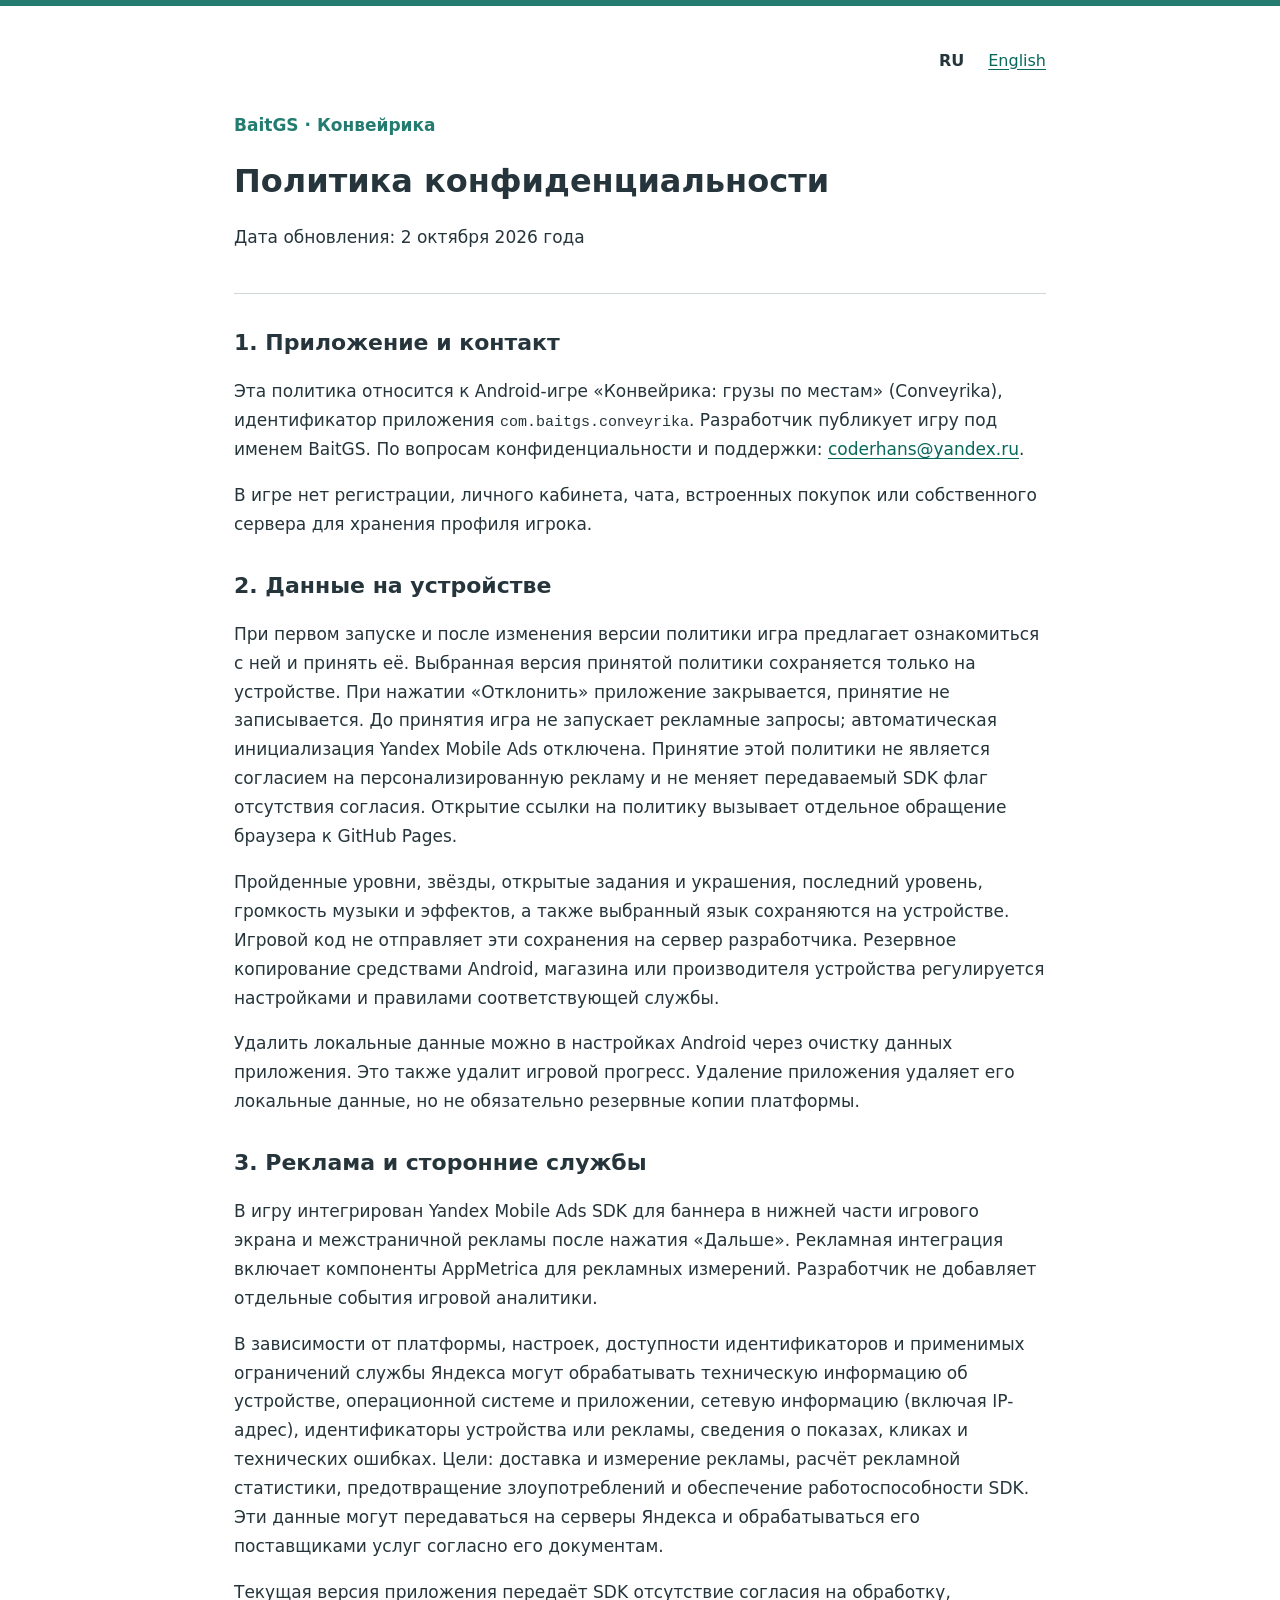
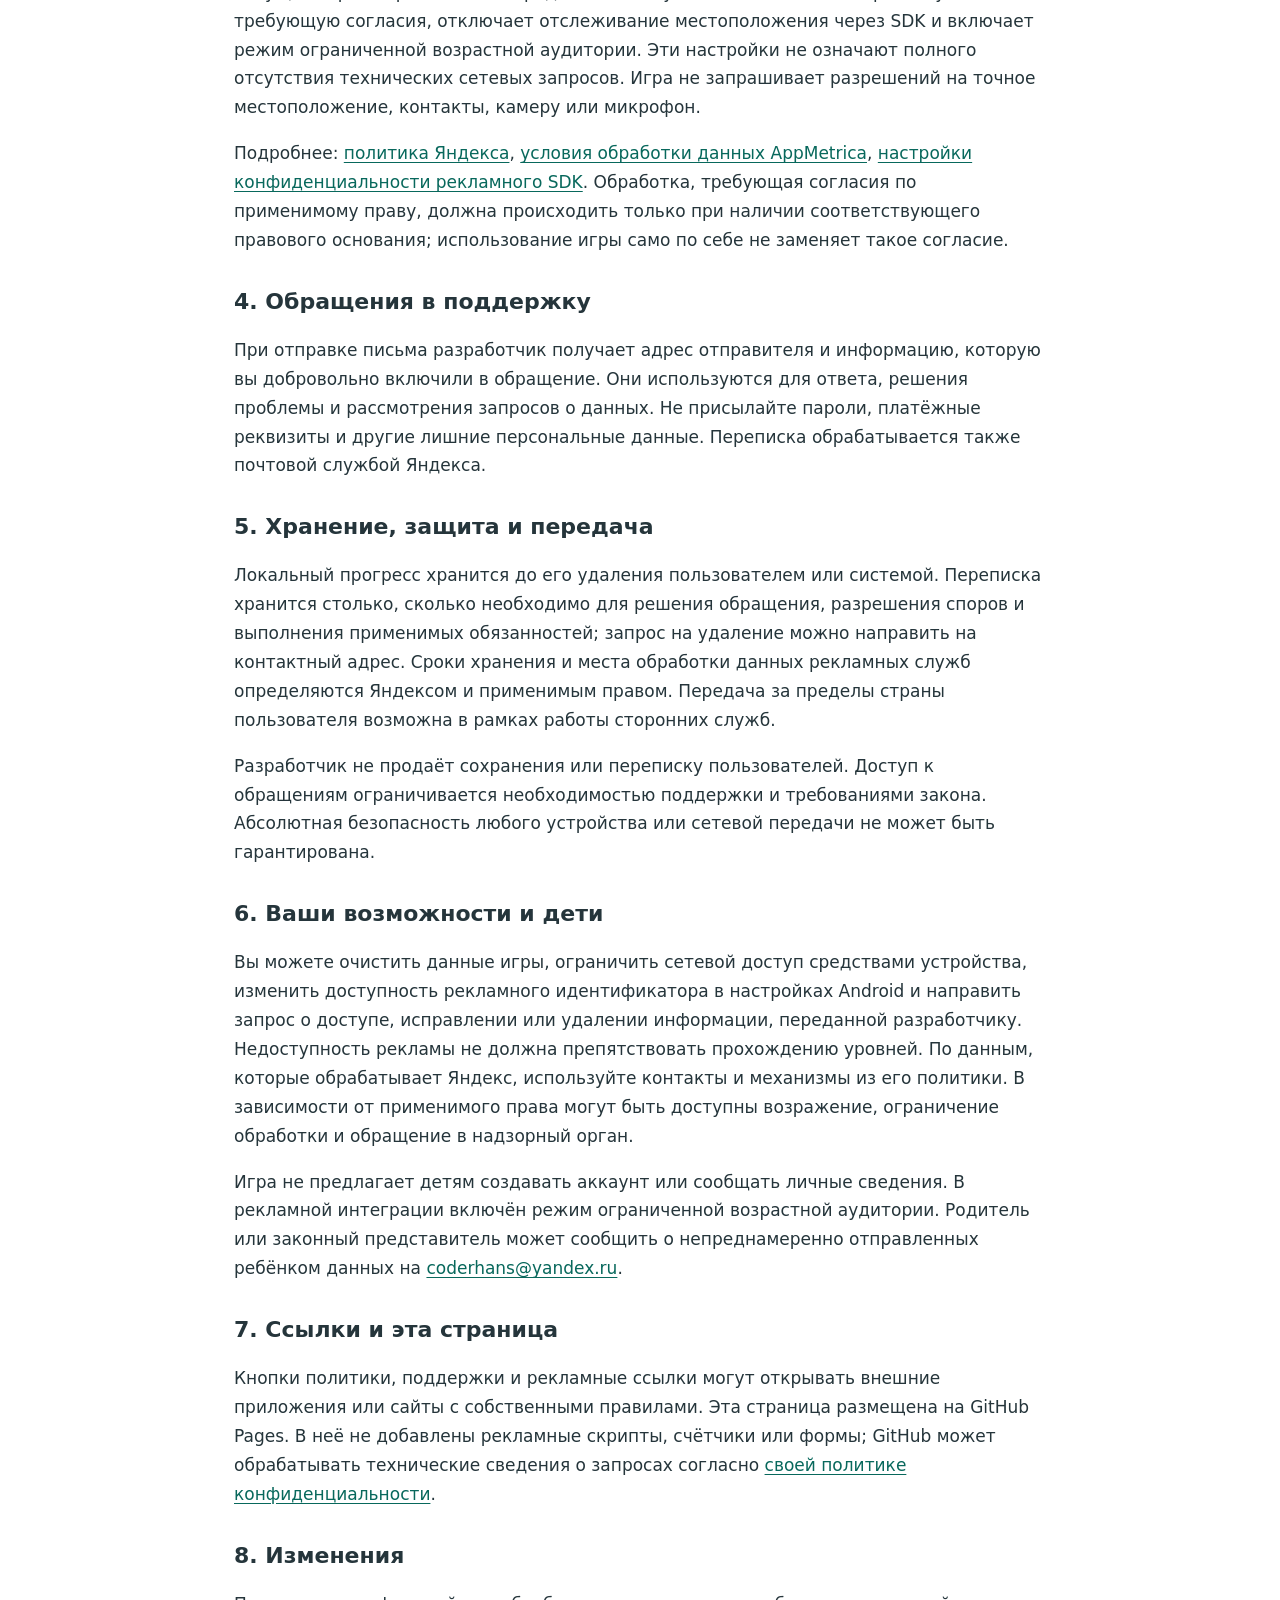
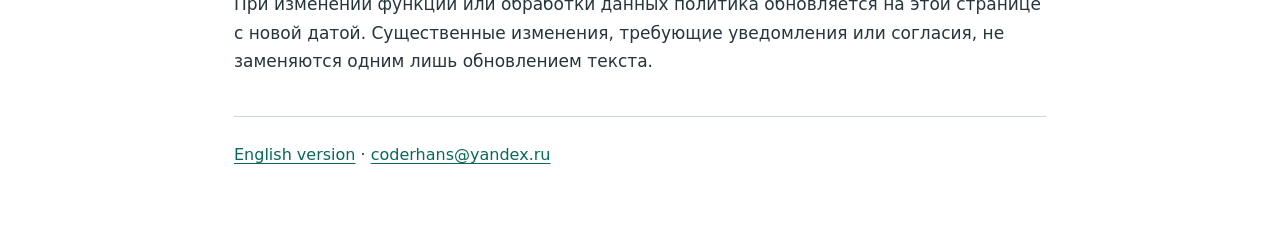
<file: index.html>
<!doctype html>
<html lang="ru">
<head>
  <meta charset="utf-8">
  <meta name="viewport" content="width=device-width, initial-scale=1">
  <meta name="description" content="Политика конфиденциальности игры Конвейрика от BaitGS.">
  <title>Конвейрика | Политика конфиденциальности</title>
  <link rel="stylesheet" href="style.css">
</head>
<body>
<main>
  <nav aria-label="Язык"><strong>RU</strong><a href="en/" lang="en" hreflang="en">English</a></nav>
  <header><p class="brand">BaitGS · Конвейрика</p><h1>Политика конфиденциальности</h1><p>Дата обновления: 2 октября 2026 года</p></header>
  <section><h2>1. Приложение и контакт</h2>
  <p>Эта политика относится к Android-игре «Конвейрика: грузы по местам» (Conveyrika), идентификатор приложения <code>com.baitgs.conveyrika</code>. Разработчик публикует игру под именем BaitGS. По вопросам конфиденциальности и поддержки: <a href="mailto:coderhans@yandex.ru">coderhans@yandex.ru</a>.</p>
  <p>В игре нет регистрации, личного кабинета, чата, встроенных покупок или собственного сервера для хранения профиля игрока.</p></section>
  <section><h2>2. Данные на устройстве</h2>
  <p>При первом запуске и после изменения версии политики игра предлагает ознакомиться с ней и принять её. Выбранная версия принятой политики сохраняется только на устройстве. При нажатии «Отклонить» приложение закрывается, принятие не записывается. До принятия игра не запускает рекламные запросы; автоматическая инициализация Yandex Mobile Ads отключена. Принятие этой политики не является согласием на персонализированную рекламу и не меняет передаваемый SDK флаг отсутствия согласия. Открытие ссылки на политику вызывает отдельное обращение браузера к GitHub Pages.</p>
  <p>Пройденные уровни, звёзды, открытые задания и украшения, последний уровень, громкость музыки и эффектов, а также выбранный язык сохраняются на устройстве. Игровой код не отправляет эти сохранения на сервер разработчика. Резервное копирование средствами Android, магазина или производителя устройства регулируется настройками и правилами соответствующей службы.</p>
  <p>Удалить локальные данные можно в настройках Android через очистку данных приложения. Это также удалит игровой прогресс. Удаление приложения удаляет его локальные данные, но не обязательно резервные копии платформы.</p></section>
  <section><h2>3. Реклама и сторонние службы</h2>
  <p>В игру интегрирован Yandex Mobile Ads SDK для баннера в нижней части игрового экрана и межстраничной рекламы после нажатия «Дальше». Рекламная интеграция включает компоненты AppMetrica для рекламных измерений. Разработчик не добавляет отдельные события игровой аналитики.</p>
  <p>В зависимости от платформы, настроек, доступности идентификаторов и применимых ограничений службы Яндекса могут обрабатывать техническую информацию об устройстве, операционной системе и приложении, сетевую информацию (включая IP-адрес), идентификаторы устройства или рекламы, сведения о показах, кликах и технических ошибках. Цели: доставка и измерение рекламы, расчёт рекламной статистики, предотвращение злоупотреблений и обеспечение работоспособности SDK. Эти данные могут передаваться на серверы Яндекса и обрабатываться его поставщиками услуг согласно его документам.</p>
  <p>Текущая версия приложения передаёт SDK отсутствие согласия на обработку, требующую согласия, отключает отслеживание местоположения через SDK и включает режим ограниченной возрастной аудитории. Эти настройки не означают полного отсутствия технических сетевых запросов. Игра не запрашивает разрешений на точное местоположение, контакты, камеру или микрофон.</p>
  <p>Подробнее: <a href="https://yandex.ru/legal/confidential/">политика Яндекса</a>, <a href="https://yandex.ru/legal/dpa_appmetrica/ru/">условия обработки данных AppMetrica</a>, <a href="https://ads.yandex.com/helpcenter/ru/dev/unity/gdpr">настройки конфиденциальности рекламного SDK</a>. Обработка, требующая согласия по применимому праву, должна происходить только при наличии соответствующего правового основания; использование игры само по себе не заменяет такое согласие.</p></section>
  <section><h2>4. Обращения в поддержку</h2>
  <p>При отправке письма разработчик получает адрес отправителя и информацию, которую вы добровольно включили в обращение. Они используются для ответа, решения проблемы и рассмотрения запросов о данных. Не присылайте пароли, платёжные реквизиты и другие лишние персональные данные. Переписка обрабатывается также почтовой службой Яндекса.</p></section>
  <section><h2>5. Хранение, защита и передача</h2>
  <p>Локальный прогресс хранится до его удаления пользователем или системой. Переписка хранится столько, сколько необходимо для решения обращения, разрешения споров и выполнения применимых обязанностей; запрос на удаление можно направить на контактный адрес. Сроки хранения и места обработки данных рекламных служб определяются Яндексом и применимым правом. Передача за пределы страны пользователя возможна в рамках работы сторонних служб.</p>
  <p>Разработчик не продаёт сохранения или переписку пользователей. Доступ к обращениям ограничивается необходимостью поддержки и требованиями закона. Абсолютная безопасность любого устройства или сетевой передачи не может быть гарантирована.</p></section>
  <section><h2>6. Ваши возможности и дети</h2>
  <p>Вы можете очистить данные игры, ограничить сетевой доступ средствами устройства, изменить доступность рекламного идентификатора в настройках Android и направить запрос о доступе, исправлении или удалении информации, переданной разработчику. Недоступность рекламы не должна препятствовать прохождению уровней. По данным, которые обрабатывает Яндекс, используйте контакты и механизмы из его политики. В зависимости от применимого права могут быть доступны возражение, ограничение обработки и обращение в надзорный орган.</p>
  <p>Игра не предлагает детям создавать аккаунт или сообщать личные сведения. В рекламной интеграции включён режим ограниченной возрастной аудитории. Родитель или законный представитель может сообщить о непреднамеренно отправленных ребёнком данных на <a href="mailto:coderhans@yandex.ru">coderhans@yandex.ru</a>.</p></section>
  <section><h2>7. Ссылки и эта страница</h2>
  <p>Кнопки политики, поддержки и рекламные ссылки могут открывать внешние приложения или сайты с собственными правилами. Эта страница размещена на GitHub Pages. В неё не добавлены рекламные скрипты, счётчики или формы; GitHub может обрабатывать технические сведения о запросах согласно <a href="https://docs.github.com/en/site-policy/privacy-policies/github-general-privacy-statement">своей политике конфиденциальности</a>.</p></section>
  <section><h2>8. Изменения</h2><p>При изменении функций или обработки данных политика обновляется на этой странице с новой датой. Существенные изменения, требующие уведомления или согласия, не заменяются одним лишь обновлением текста.</p></section>
  <footer><a href="en/" lang="en">English version</a> · <a href="mailto:coderhans@yandex.ru">coderhans@yandex.ru</a></footer>
</main>
</body>
</html>
</file>
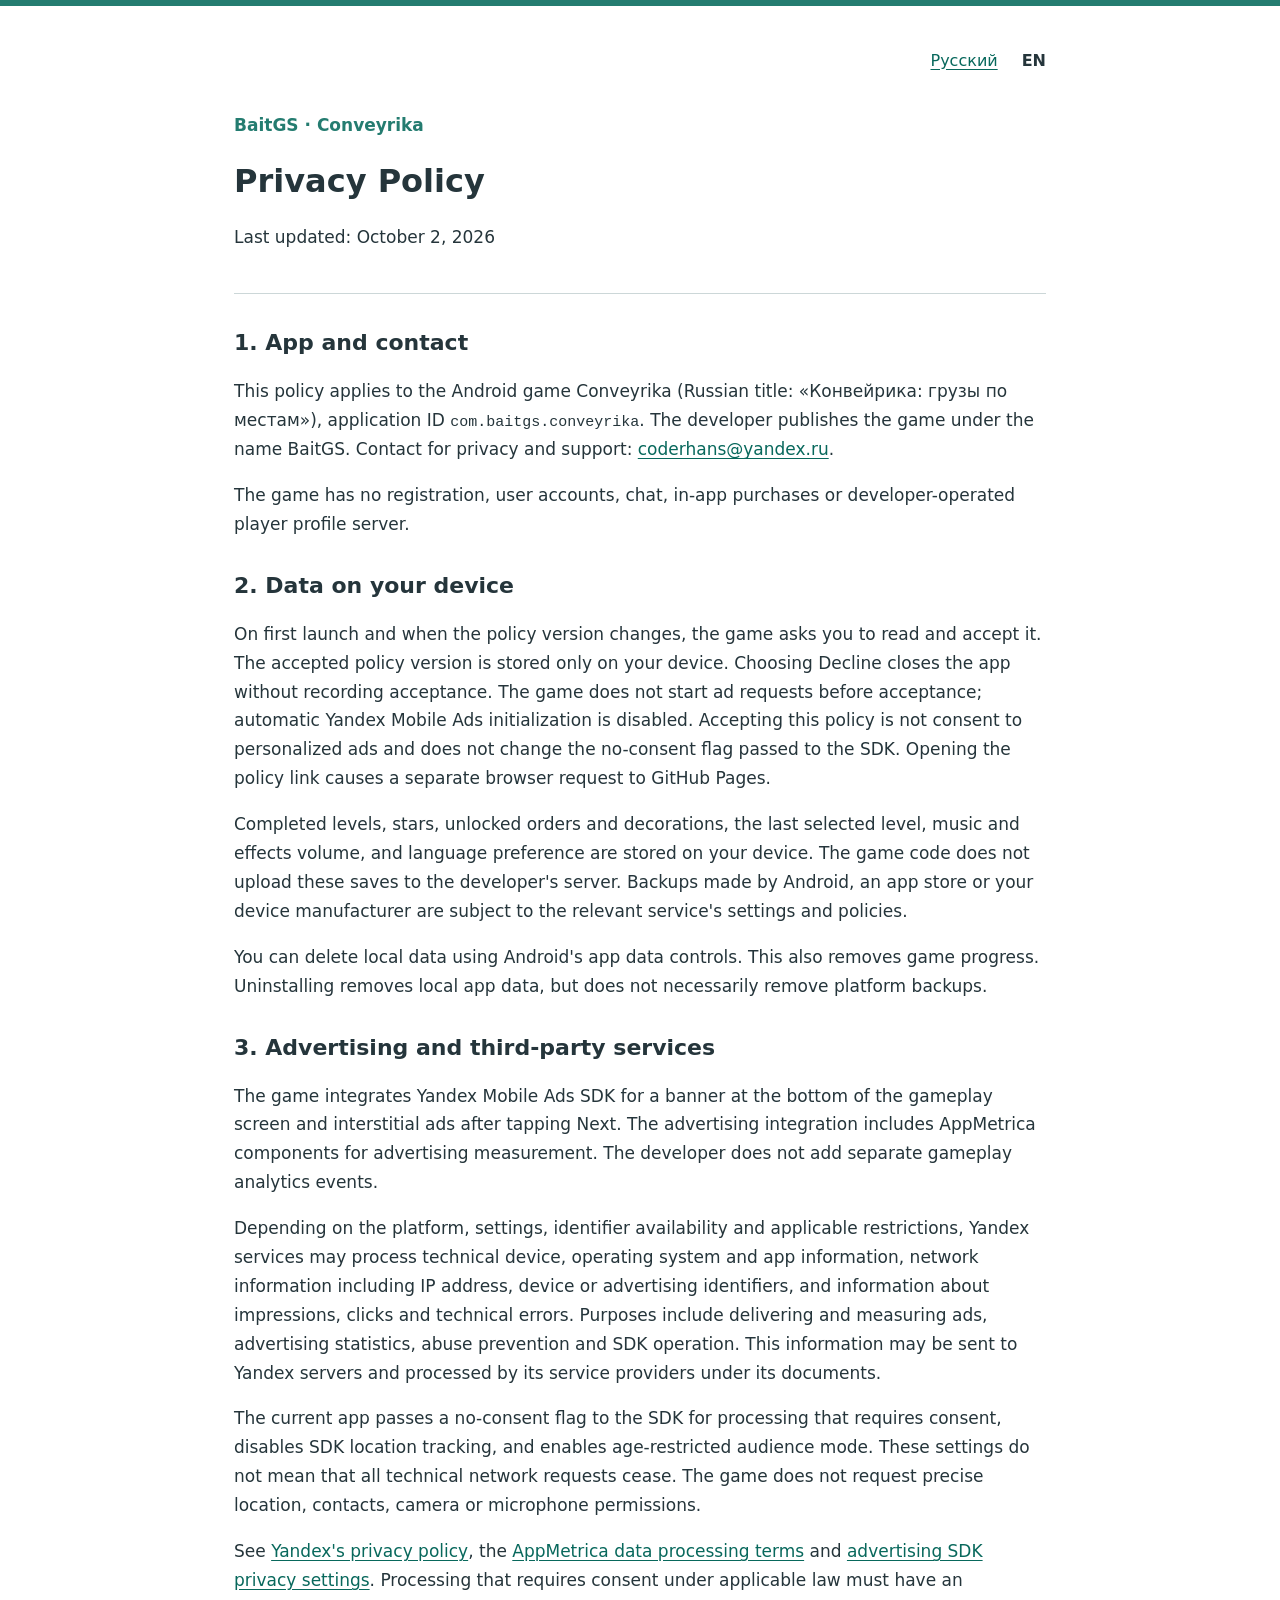
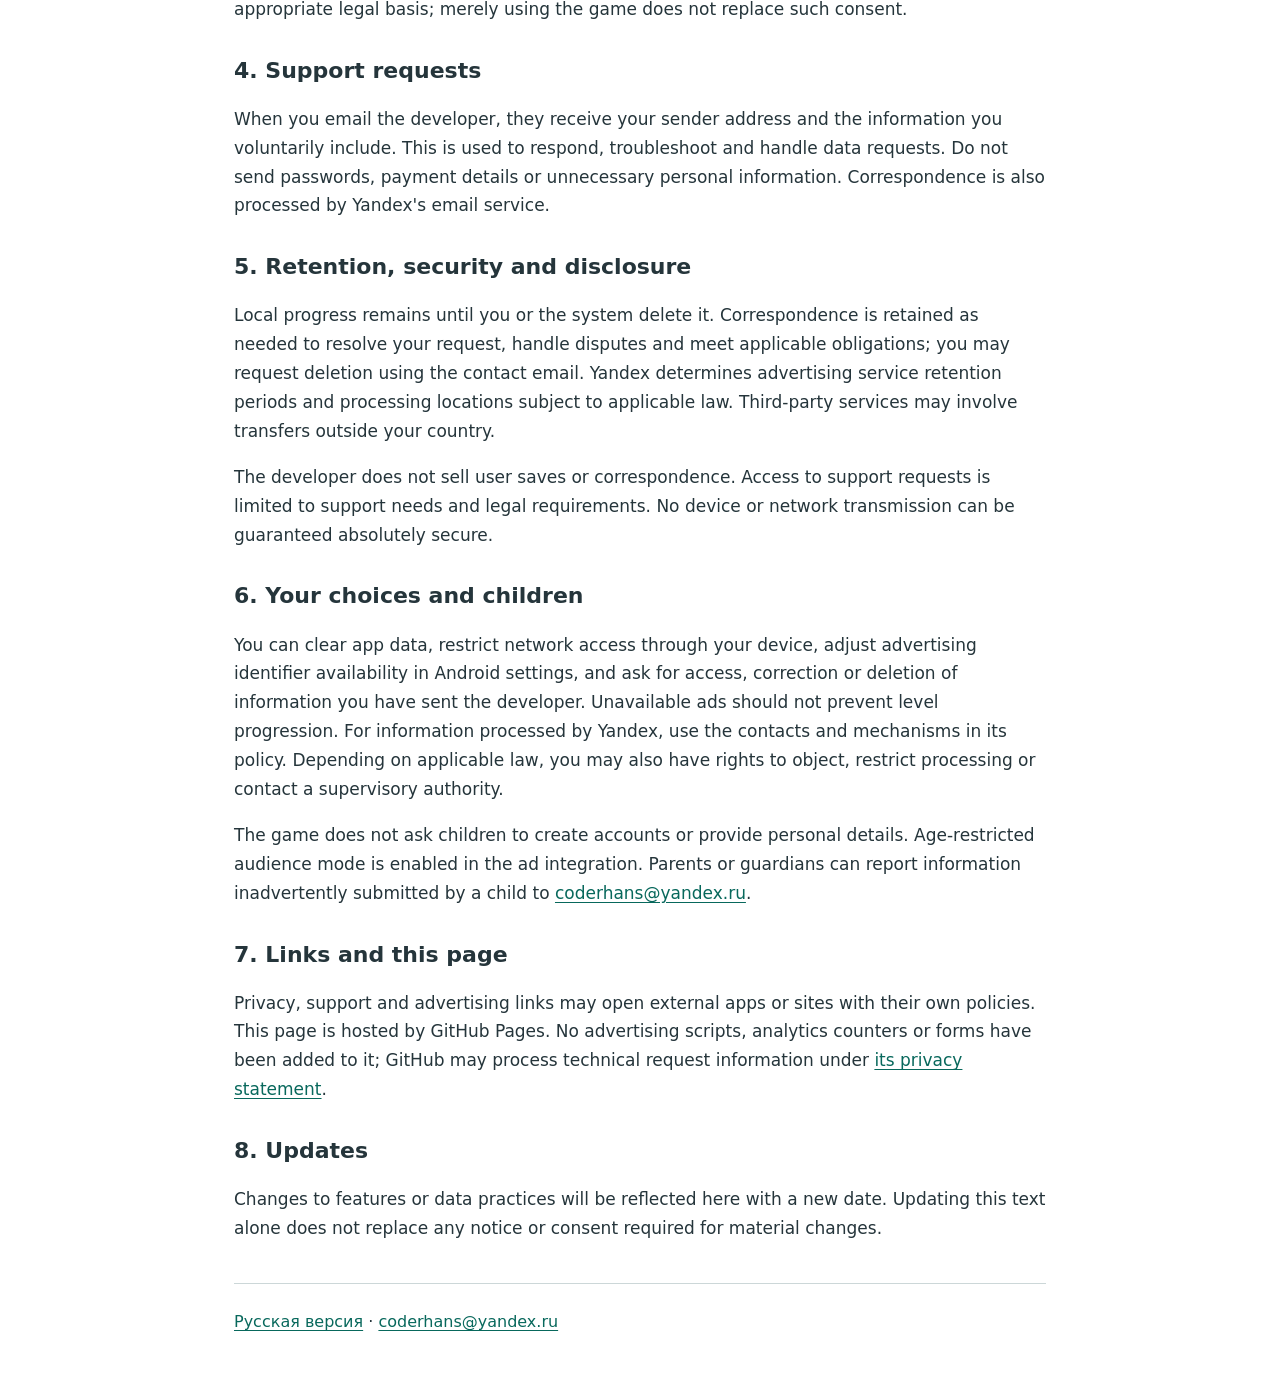
<file: en/index.html>
<!doctype html>
<html lang="en">
<head>
  <meta charset="utf-8">
  <meta name="viewport" content="width=device-width, initial-scale=1">
  <meta name="description" content="Privacy policy for Conveyrika by BaitGS.">
  <title>Conveyrika | Privacy Policy</title>
  <link rel="stylesheet" href="../style.css">
</head>
<body>
<main>
  <nav aria-label="Language"><a href="../" lang="ru" hreflang="ru">Русский</a><strong>EN</strong></nav>
  <header><p class="brand">BaitGS · Conveyrika</p><h1>Privacy Policy</h1><p>Last updated: October 2, 2026</p></header>
  <section><h2>1. App and contact</h2>
  <p>This policy applies to the Android game Conveyrika (Russian title: «Конвейрика: грузы по местам»), application ID <code>com.baitgs.conveyrika</code>. The developer publishes the game under the name BaitGS. Contact for privacy and support: <a href="mailto:coderhans@yandex.ru">coderhans@yandex.ru</a>.</p>
  <p>The game has no registration, user accounts, chat, in-app purchases or developer-operated player profile server.</p></section>
  <section><h2>2. Data on your device</h2>
  <p>On first launch and when the policy version changes, the game asks you to read and accept it. The accepted policy version is stored only on your device. Choosing Decline closes the app without recording acceptance. The game does not start ad requests before acceptance; automatic Yandex Mobile Ads initialization is disabled. Accepting this policy is not consent to personalized ads and does not change the no-consent flag passed to the SDK. Opening the policy link causes a separate browser request to GitHub Pages.</p>
  <p>Completed levels, stars, unlocked orders and decorations, the last selected level, music and effects volume, and language preference are stored on your device. The game code does not upload these saves to the developer's server. Backups made by Android, an app store or your device manufacturer are subject to the relevant service's settings and policies.</p>
  <p>You can delete local data using Android's app data controls. This also removes game progress. Uninstalling removes local app data, but does not necessarily remove platform backups.</p></section>
  <section><h2>3. Advertising and third-party services</h2>
  <p>The game integrates Yandex Mobile Ads SDK for a banner at the bottom of the gameplay screen and interstitial ads after tapping Next. The advertising integration includes AppMetrica components for advertising measurement. The developer does not add separate gameplay analytics events.</p>
  <p>Depending on the platform, settings, identifier availability and applicable restrictions, Yandex services may process technical device, operating system and app information, network information including IP address, device or advertising identifiers, and information about impressions, clicks and technical errors. Purposes include delivering and measuring ads, advertising statistics, abuse prevention and SDK operation. This information may be sent to Yandex servers and processed by its service providers under its documents.</p>
  <p>The current app passes a no-consent flag to the SDK for processing that requires consent, disables SDK location tracking, and enables age-restricted audience mode. These settings do not mean that all technical network requests cease. The game does not request precise location, contacts, camera or microphone permissions.</p>
  <p>See <a href="https://yandex.com/legal/confidential/">Yandex's privacy policy</a>, the <a href="https://yandex.ru/legal/dpa_appmetrica/ru/">AppMetrica data processing terms</a> and <a href="https://ads.yandex.com/helpcenter/ru/dev/unity/gdpr">advertising SDK privacy settings</a>. Processing that requires consent under applicable law must have an appropriate legal basis; merely using the game does not replace such consent.</p></section>
  <section><h2>4. Support requests</h2>
  <p>When you email the developer, they receive your sender address and the information you voluntarily include. This is used to respond, troubleshoot and handle data requests. Do not send passwords, payment details or unnecessary personal information. Correspondence is also processed by Yandex's email service.</p></section>
  <section><h2>5. Retention, security and disclosure</h2>
  <p>Local progress remains until you or the system delete it. Correspondence is retained as needed to resolve your request, handle disputes and meet applicable obligations; you may request deletion using the contact email. Yandex determines advertising service retention periods and processing locations subject to applicable law. Third-party services may involve transfers outside your country.</p>
  <p>The developer does not sell user saves or correspondence. Access to support requests is limited to support needs and legal requirements. No device or network transmission can be guaranteed absolutely secure.</p></section>
  <section><h2>6. Your choices and children</h2>
  <p>You can clear app data, restrict network access through your device, adjust advertising identifier availability in Android settings, and ask for access, correction or deletion of information you have sent the developer. Unavailable ads should not prevent level progression. For information processed by Yandex, use the contacts and mechanisms in its policy. Depending on applicable law, you may also have rights to object, restrict processing or contact a supervisory authority.</p>
  <p>The game does not ask children to create accounts or provide personal details. Age-restricted audience mode is enabled in the ad integration. Parents or guardians can report information inadvertently submitted by a child to <a href="mailto:coderhans@yandex.ru">coderhans@yandex.ru</a>.</p></section>
  <section><h2>7. Links and this page</h2>
  <p>Privacy, support and advertising links may open external apps or sites with their own policies. This page is hosted by GitHub Pages. No advertising scripts, analytics counters or forms have been added to it; GitHub may process technical request information under <a href="https://docs.github.com/en/site-policy/privacy-policies/github-general-privacy-statement">its privacy statement</a>.</p></section>
  <section><h2>8. Updates</h2><p>Changes to features or data practices will be reflected here with a new date. Updating this text alone does not replace any notice or consent required for material changes.</p></section>
  <footer><a href="../" lang="ru">Русская версия</a> · <a href="mailto:coderhans@yandex.ru">coderhans@yandex.ru</a></footer>
</main>
</body>
</html>
</file>
<file: style.css>
:root { color-scheme: light; font-family: system-ui, sans-serif; color: #25353b; background: #fff; letter-spacing: 0; }
* { box-sizing: border-box; }
body { margin: 0; border-top: 6px solid #247c70; }
main { max-width: 860px; margin: auto; padding: 32px 24px 56px; }
nav { display: flex; justify-content: flex-end; align-items: center; gap: 24px; min-height: 44px; }
header { border-bottom: 1px solid #ccd7d8; margin-bottom: 34px; padding: 12px 0 24px; }
.brand { color: #247c70; font-weight: 700; }
h1 { font-size: 32px; line-height: 1.25; overflow-wrap: anywhere; }
h2 { font-size: 22px; line-height: 1.4; margin-top: 32px; }
p { font-size: 17px; line-height: 1.7; }
a { color: #08685c; text-underline-offset: 3px; overflow-wrap: anywhere; }
a:focus-visible { outline: 3px solid #ad6620; outline-offset: 5px; }
code { font-size: 15px; overflow-wrap: anywhere; }
footer { margin-top: 40px; border-top: 1px solid #ccd7d8; padding-top: 24px; line-height: 1.8; }
@media (max-width: 480px) { main { padding: 20px 20px 40px; } h1 { font-size: 28px; } }
</file>
